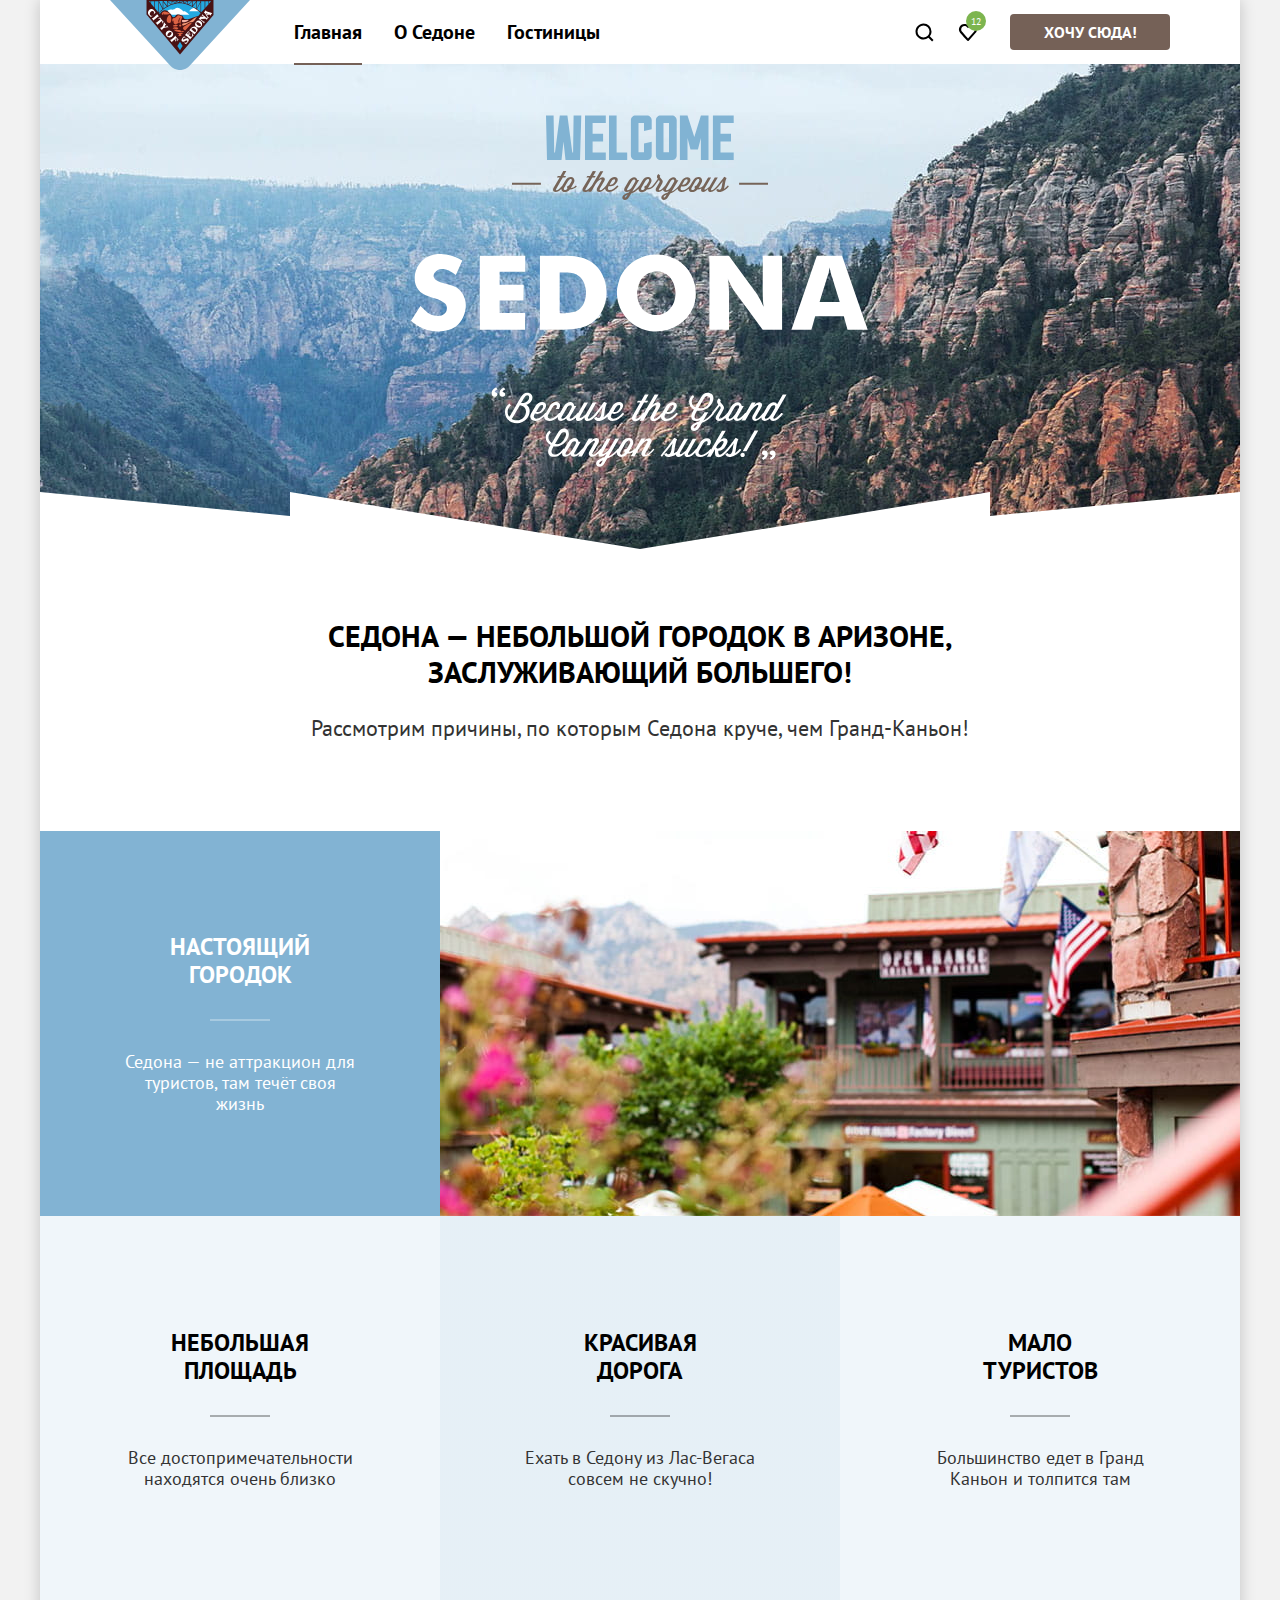
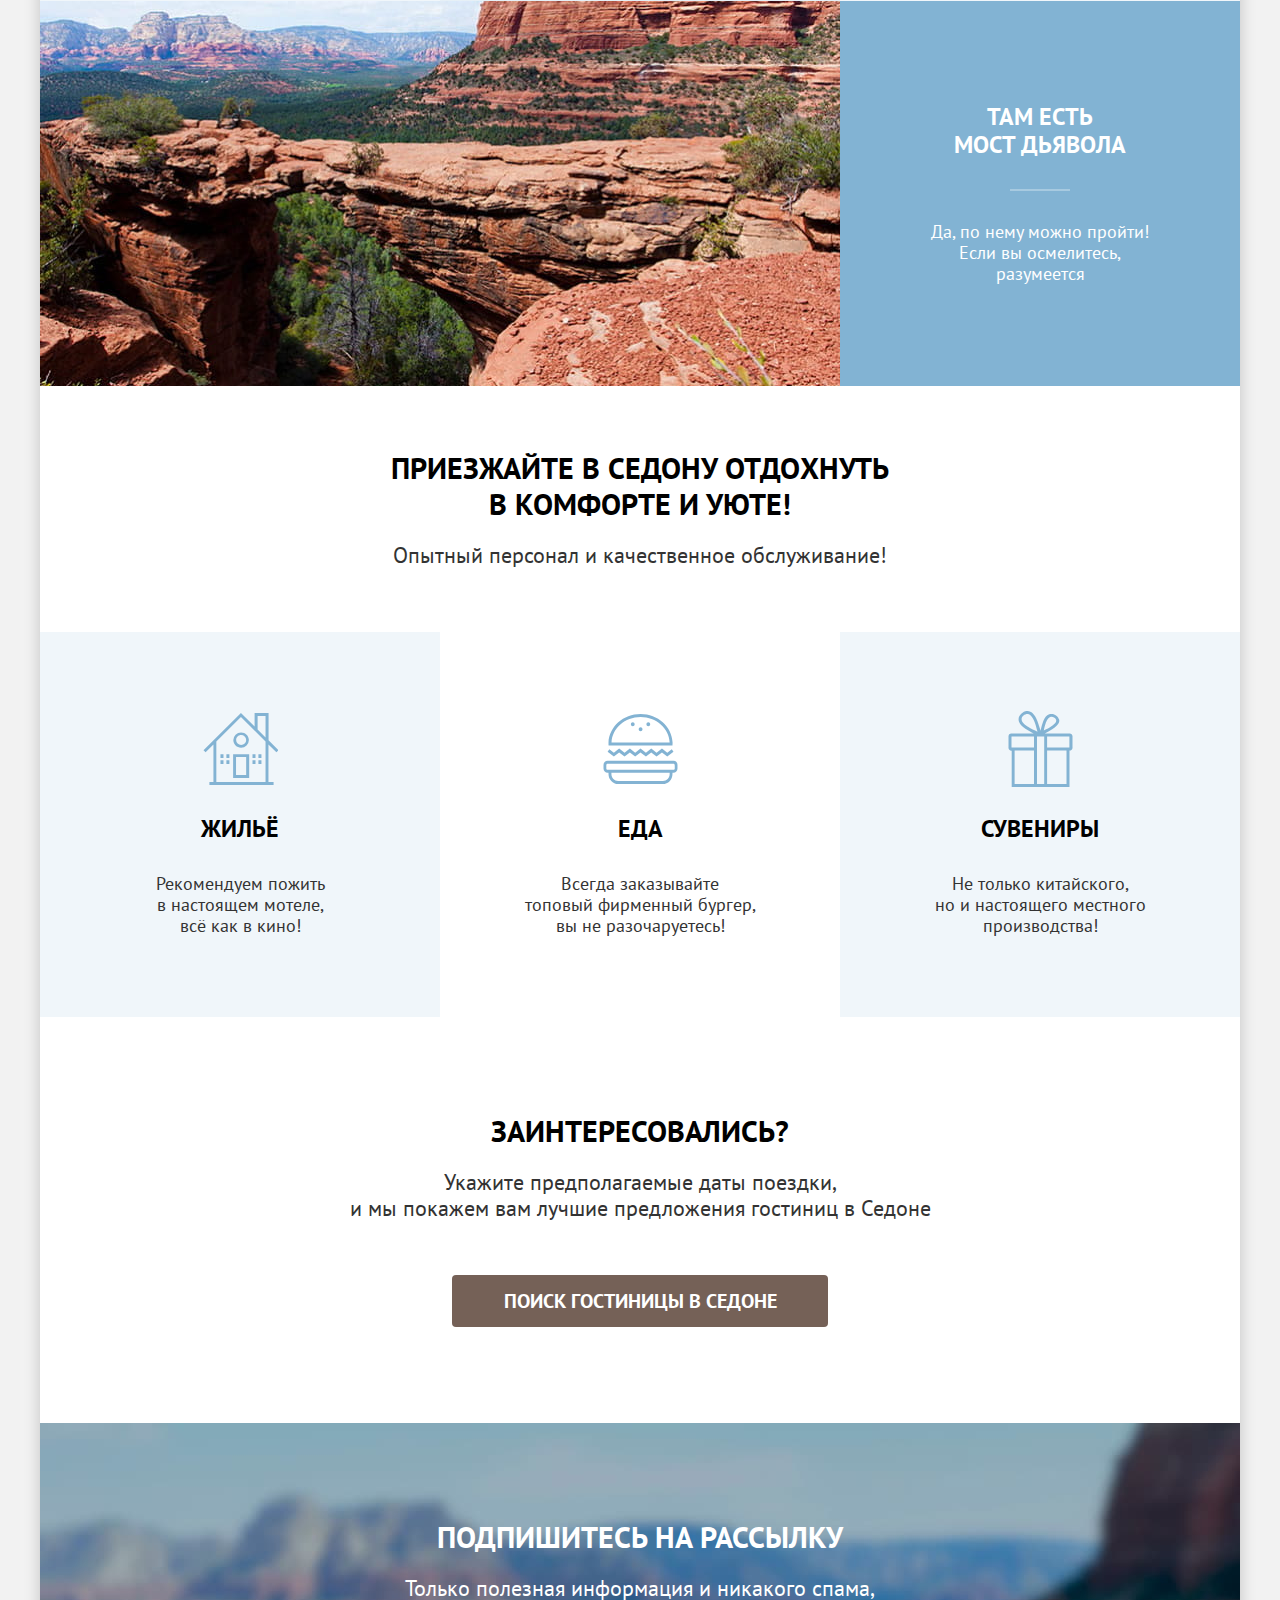
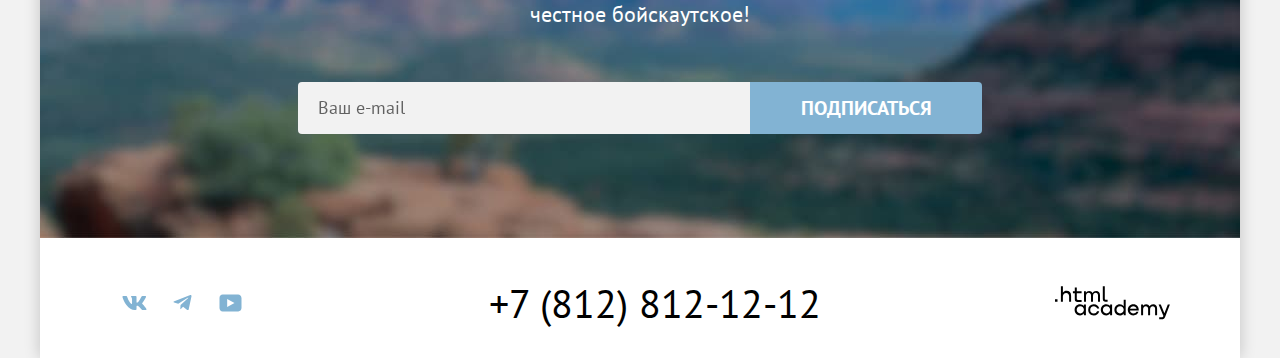
<file: index.html>
<!DOCTYPE html>
<html lang="ru">
  <head>
    <meta charset="utf-8">
    <title>Седона. Городок в Аризоне</title>
    <link rel="icon" href="favicon.ico" sizes="32x32">
    <link rel="stylesheet" href="styles/styles.css">
  </head>
  <body>
    <div class="wrapper">
      <header class="header">
        <nav class="header__navbar navbar">
          <a class="navbar__brand-link" href="index.html">
            <img class="navbar__brand-logo" src="images/brand-sedona.svg" alt="Логотип Седона." width="140" height="70">
          </a>

          <ul class="navbar__menu menu">
            <li class="menu__item">
              <a class="menu__link menu__link--active">Главная</a>
            </li>

            <li class="menu__item">
              <a class="menu__link" href="#">О Седоне</a>
            </li>

            <li class="menu__item">
              <a class="menu__link" href="catalog.html">Гостиницы</a>
            </li>
          </ul>

          <ul class="navbar__user-menu user-menu">
            <li class="user-menu__item">
              <a href="#" class="user-menu__link user-menu__link--search">
                <span class="visually-hidden">Поиск</span>
              </a>
            </li>

            <li class="user-menu__item">
              <a href="#" class="user-menu__link user-menu__link--favourites">
                <span class="visually-hidden">Гостиниц в избранном:</span>
                <span class="user-menu__badge hotels-quantity">12</span>
              </a>
            </li>

            <li class="user-menu__item">
              <a class="user-menu__button button button--primary" href="#">Хочу сюда!</a>
            </li>
          </ul>
        </nav>
      </header>

      <main class="main-content">
        <section class="hero">
          <h1 class="visually-hidden">Седона — городок в Аризоне</h1>
          <img src="images/welcome.svg" alt="Welcome to the gorgeous Sedona, because the Grand Canyon sucks!" width="458" height="352">
        </section>

        <section class="advantages">
          <div class="advantages__inner">
            <h2 class="advantages__title">Седона — небольшой городок в Аризоне, заслуживающий большего!</h2>
            <p class="advantages__text">Рассмотрим причины, по которым Седона круче, чем Гранд-Каньон!</p>
          </div>

          <ul class="advantages__list">
            <li class="advantages__item block block--with-line block--on-surface block--wide">
              <div class="block__inner">
                <h3 class="block__title">Настоящий городок</h3>
                <p class="block__description">Седона — не аттракцион для туристов, там течёт своя жизнь</p>
              </div>
              <img class="block__image" src="images/sedona-yard.jpg" alt="Уютный дворик в Седоне." width="800" height="385">
            </li>

            <li class="advantages__item block block--with-line">
              <div class="block__inner">
                <h3 class="block__title">Небольшая площадь</h3>
                <p class="block__description">Все достопримечательности находятся очень близко</p>
              </div>
            </li>

            <li class="advantages__item block block--with-line">
              <div class="block__inner">
                <h3 class="block__title">Красивая<br>дорога</h3>
                <p class="block__description">Ехать в Седону из Лас-Вегаса совсем не скучно!</p>
              </div>
            </li>

            <li class="advantages__item block block--with-line">
              <div class="block__inner">
                <h3 class="block__title">Мало<br>туристов</h3>
                <p class="block__description">Большинство едет в Гранд Каньон и толпится там</p>
              </div>
            </li>

            <li class="advantages__item block block--with-line block--on-surface block--wide block--reverse">
              <div class="block__inner">
                <h3 class="block__title">Там есть мост&nbsp;дьявола</h3>
                <p class="block__description">Да, по нему можно пройти! Если вы осмелитесь, разумеется</p>
              </div>
              <img class="block__image" src="images/devil-bridge.jpg" alt="Ужасающе прекрасный вид на мост дьявола." width="800" height="385">
            </li>
          </ul>
        </section>

        <section class="features">
          <div class="features__inner">
            <h2 class="features__title">Приезжайте в&nbsp;Седону отдохнуть<br>в&nbsp;комфорте и&nbsp;уюте!</h2>
            <p class="features__text">Опытный персонал и качественное обслуживание!</p>
          </div>

          <ul class="features__list">
            <li class="features__item block block--with-icon block--icon-housing">
              <div class="block__inner">
                <h3 class="block__title">Жильё</h3>
                <p class="block__description">Рекомендуем пожить в&nbsp;настоящем мотеле,<br>всё как в&nbsp;кино!</p>
              </div>
            </li>

            <li class="features__item block block--with-icon block--icon-eating">
              <div class="block__inner">
                <h3 class="block__title">Еда</h3>
                <p class="block__description">Всегда заказывайте<br>топовый фирменный бургер, вы&nbsp;не&nbsp;разочаруетесь!</p>
              </div>
            </li>

            <li class="features__item block block--with-icon block--icon-souvenir">
              <div class="block__inner">
                <h3 class="block__title">Сувениры</h3>
                <p class="block__description">Не&nbsp;только китайского, но&nbsp;и&nbsp;настоящего местного производства!</p>
              </div>
            </li>
          </ul>
        </section>

        <section class="hotel-search">
          <h2 class="hotel-search__title">Заинтересовались?</h2>
          <p class="hotel-search__text">Укажите предполагаемые даты поездки,<br>и&nbsp;мы&nbsp;покажем вам лучшие предложения гостиниц в&nbsp;Седоне</p>
          <button class="hotel-search__button button button--primary button--big" type="button">Поиск гостиницы в Седоне</button>
        </section>

        <section class="subscribe subscribe--on-surface">
          <h2 class="subscribe__title">Подпишитесь на рассылку</h2>
          <p class="subscribe__text">Только полезная информация и&nbsp;никакого спама,<br>честное бойскаутское!</p>

          <form class="subscribe__form" action="https://echo.htmlacademy.ru/" method="post">
            <label class="visually-hidden" for="true-email">Email</label>
            <input class="subscribe__input" type="email" id="true-email" name="true-email" placeholder="Ваш e-mail" required>
            <button class="subscribe__button button button--secondary button--big" type="submit">Подписаться</button>
          </form>
        </section>
      </main>

      <footer class="footer">
        <section class="social-networks">
          <h2 class="visually-hidden">Мы в социальных сетях</h2>

          <ul class="social-networks__list">
            <li class="social-networks__item">
              <a class="social-networks__link social-networks__link--vk" href="https://vk.com/htmlacademy" target="_blank">
                <span class="visually-hidden">ВКонтакте</span>
                <svg xmlns="http://www.w3.org/2000/svg" width="25" height="14" viewBox="0 0 25 14" fill="currentColor" aria-hidden="true" focusable="false"><path fill-rule="evenodd" d="M23.95.95c.17-.55 0-.95-.8-.95h-2.62c-.67 0-.98.35-1.14.73 0 0-1.34 3.2-3.23 5.27-.61.6-.89.8-1.22.8-.17 0-.42-.2-.42-.74V.95c0-.66-.19-.95-.74-.95H9.65c-.42 0-.67.3-.67.6 0 .61.95.76 1.05 2.5v3.8c0 .84-.16.99-.5.99-.88 0-3.05-3.21-4.33-6.89-.25-.71-.5-1-1.17-1H1.4C.65 0 .5.35.5.73c0 .68.89 4.07 4.14 8.55C6.81 12.34 9.87 14 12.65 14c1.67 0 1.88-.37 1.88-1v-2.32c0-.73.16-.88.68-.88.4 0 1.06.2 2.62 1.67C19.61 13.22 19.9 14 20.9 14h2.63c.75 0 1.13-.37.91-1.1-.24-.72-1.09-1.77-2.22-3.02-.6-.7-1.53-1.47-1.8-1.86-.4-.49-.28-.7 0-1.14 0 0 3.2-4.43 3.53-5.93Z" clip-rule="evenodd"/></svg>
              </a>
            </li>

            <li class="social-networks__item">
              <a class="social-networks__link social-networks__link--tg" href="https://t.me/htmlacademy" target="_blank">
                <span class="visually-hidden">Телеграм</span>
                <svg xmlns="http://www.w3.org/2000/svg" width="19" height="16" viewBox="0 0 19 16" fill="currentColor" aria-hidden="true" focusable="false"><path d="M17.29.1 1.34 6.25c-1.09.43-1.08 1.04-.2 1.31l4.1 1.28 9.47-5.98c.44-.27.85-.12.52.18L7.55 9.96l-.28 4.22c.41 0 .6-.19.83-.41l1.99-1.93 4.13 3.05c.77.42 1.31.2 1.5-.7l2.72-12.8C18.72.27 18-.23 17.29.09Z"/></svg>
              </a>
            </li>

            <li class="social-networks__item">
              <a class="social-networks__link social-networks__link--youtube" href="https://www.youtube.com/user/htmlacademyru" target="_blank">
                <span class="visually-hidden">YouTube</span>
                <svg xmlns="http://www.w3.org/2000/svg" width="23" height="18" viewBox="0 0 23 18" fill="currentColor" aria-hidden="true" focusable="false"><path d="M19.1.5H3.68C1.81.5.5 2.1.5 3.9V14c0 1.9 1.31 3.5 3.17 3.5h15.66c1.64 0 3.17-1.6 3.17-3.4V3.9C22.28 2.1 20.97.5 19.1.5ZM8.17 13.04V4.96L15.5 9l-7.34 4.04Z"/></svg>
              </a>
            </li>
          </ul>
        </section>

        <section class="contacts">
          <h2 class="visually-hidden">Контакты</h2>
          <address>
            <a class="contacts__phone" href="tel:+78128121212" target="_blank">+7 (812) 812-12-12</a>
          </address>
        </section>

        <a class="developer" target="_blank" href="https://htmlacademy.ru/intensive/htmlcss">
          <span class="visually-hidden">Разработано в HTMLAcademy</span>
          <svg width="115" height="34" viewBox="0 0 115 34" fill="currentColor" xmlns="http://www.w3.org/2000/svg" aria-hidden="true" focusable="false"><path d="M0 13.26v2.6h2.5v-2.6H0ZM11.6 4.86c-1.6 0-2.8.7-3.6 1.7h-.1V.36h-2v15.5h2v-5.3c0-2.1 1.3-3.6 3.3-3.6 1.8 0 2.9 1.4 2.9 3.2v5.7h2v-6.1c.1-3-1.8-4.9-4.5-4.9ZM26.6 5.16h-4.8v-3.7h-2v3.8h-1.9v2h1.9v6c0 1.7 1 2.7 2.7 2.7h4.1v-2h-3.7c-.7 0-1.1-.4-1.1-1.1v-5.7h4.8v-2ZM41.1 4.96c-1.6 0-2.9.8-3.5 2.1h-.1c-.6-1.2-1.8-2.1-3.4-2.1-1.4 0-2.5.8-3.1 1.8h-.1v-1.6H29v10.6h2v-5.4c0-2 1-3.5 2.6-3.5 1.5 0 2.4 1 2.4 2.6v6.3h2v-5.6c0-2.4 1.4-3.3 2.6-3.3 1.5 0 2.4 1 2.4 2.6v6.3h2v-6.5c.1-2.5-1.4-4.3-3.9-4.3ZM47.8 13.06c0 1.7 1 2.7 2.8 2.7h2v-2h-1.7c-.7 0-1.1-.4-1.1-1.1V.36h-2v12.7ZM28.9 20.06c-.9-1.1-2.2-1.8-3.9-1.8-3.1 0-5.4 2.3-5.4 5.6s2.3 5.6 5.4 5.6c1.8 0 3-.8 3.8-1.9h.1v1.6h2v-10.6h-2v1.5Zm-3.6 7.4c-2.2 0-3.6-1.6-3.6-3.6s1.4-3.6 3.6-3.6 3.6 1.6 3.6 3.6c0 1.9-1.4 3.6-3.6 3.6ZM44.2 22.36c-.5-2.4-2.6-4.1-5.4-4.1a5.4 5.4 0 0 0-5.6 5.6c0 3.1 2.2 5.6 5.6 5.6 2.8 0 4.9-1.8 5.4-4.2h-2.1a3.4 3.4 0 0 1-3.3 2.3c-2.2 0-3.6-1.6-3.6-3.6s1.4-3.6 3.6-3.6c1.6 0 2.8 1 3.3 2.2h2.1v-.2ZM55.1 20.06c-.9-1.1-2.2-1.8-3.9-1.8-3.1 0-5.4 2.3-5.4 5.6s2.3 5.6 5.4 5.6c1.8 0 3-.8 3.8-1.9h.1v1.6h2v-10.6h-2v1.5Zm-3.6 7.4c-2.2 0-3.6-1.6-3.6-3.6s1.4-3.6 3.6-3.6 3.6 1.6 3.6 3.6c0 1.9-1.5 3.6-3.6 3.6ZM68.7 20.16c-.9-1.1-2.2-1.9-3.9-1.9-3.1 0-5.4 2.3-5.4 5.6s2.2 5.6 5.4 5.6c1.7 0 3-.8 3.8-1.8h.1v1.5h2v-15.4h-2v6.4Zm-3.6 7.3c-2.2 0-3.6-1.6-3.6-3.6s1.4-3.6 3.6-3.6 3.6 1.6 3.6 3.6c-.1 2-1.5 3.6-3.6 3.6ZM78.3 18.26c-3.3 0-5.5 2.5-5.5 5.6 0 3 2.1 5.6 5.5 5.6 2.5 0 4.5-1.3 5.2-3.6h-2.1c-.5 1-1.6 1.6-3 1.6-1.9 0-3.3-1.3-3.4-2.9h8.8c.2-3.6-2-6.3-5.5-6.3Zm0 1.9c1.7 0 3 1 3.3 2.6h-6.5c.3-1.5 1.5-2.6 3.2-2.6ZM98.2 18.26c-1.6 0-2.9.8-3.6 2h-.1c-.6-1.2-1.8-2-3.4-2-1.4 0-2.5.7-3.1 1.8v-1.5h-1.9v10.6h2v-5.4c0-2 1-3.4 2.6-3.5 1.5 0 2.4 1 2.4 2.6v6.3h2v-5.6c0-2.4 1.4-3.3 2.6-3.3 1.5 0 2.4 1 2.4 2.6v6.3h2v-6.5c.1-2.6-1.4-4.4-3.9-4.4ZM109.4 27.36l-3.6-8.9h-2.2l4.8 11.6c-.3.9-.7 1.2-1.7 1.2h-2.5v2h2.5c1.8 0 2.8-.8 3.5-2.6l4.7-12.2h-2.1l-3.4 8.9Z"/></svg>
        </a>
      </footer>
    </div>

    <div class="modal-overlay modal-overlay--closed">
      <div class="modal modal-search">
        <section class="modal__inner">
          <h2 class="modal__title">Поиск гостиницы в Седоне</h2>

          <form class="modal__form booking-form" action="https://echo.htmlacademy.ru/" method="post">
            <div class="booking-form__date">
              <label class="booking-form__date-label" for="arrival">Дата заезда:</label>
              <input class="booking-form__date-input" id="arrival" name="arrival-date" type="text" placeholder="27 июня 2023" value="27 апреля 2020" required>
              <p class="booking-form__message booking-form__message--error">Мы не можем отправить вас в прошлое.</p>
            </div>

            <div class="booking-form__date">
              <label class="booking-form__date-label" for="departure">Дата выезда:</label>
              <input class="booking-form__date-input" id="departure" name="departure-date" type="text" placeholder="1 сентября 2023" value="1 сентября 2023" required>
              <p class="booking-form__message">На эти даты есть свободные номера. Пока есть.</p>
            </div>

            <div class="booking-form__visitors">
              <label class="booking-form__visitors-label" for="adult">Взрослые:</label>

              <p class="booking-form__visitors-count">
                <button class="booking-form__visitors-button booking-form__visitors-button--remove" type="button">
                  <span class="visually-hidden">Уменьшить количество взрослых</span>
                </button>
                <input class="booking-form__visitors-input" id="adult" name="number-of-adult" type="number" placeholder="2" value="2" required>
                <button class="booking-form__visitors-button booking-form__visitors-button--add" type="button">
                  <span class="visually-hidden">Прибавить количество взрослых</span>
                </button>
              </p>
            </div>

            <div class="booking-form__visitors">
              <p class="booking-form__visitors-inner">
                <label class="booking-form__visitors-label" for="children">Дети:</label>
                <span class="booking-form__visitors-tooltip tooltip">
                  <button class="tooltip__toggle" type="button">
                    <span class="visually-hidden">Показать подсказку</span>
                  </button>
                  <span class="tooltip__content">Укажите количество детей, которые будут с вами, возраст которых от 6 до 18 лет. Дети до 6 лет размещаются бесплатно.</span>
                </span>
              </p>

              <p class="booking-form__visitors-count">
                <button class="booking-form__visitors-button booking-form__visitors-button--remove" type="button">
                  <span class="visually-hidden">Уменьшить количество детей</span>
                </button>
                <input class="booking-form__visitors-input" id="children" name="number-of-children" type="number" placeholder="2" value="2" required>
                <button class="booking-form__visitors-button booking-form__visitors-button--add" type="button">
                  <span class="visually-hidden">Прибавить количество детей</span>
                </button>
              </p>
            </div>

            <button class="booking-form__submit button button--secondary button--big" type="submit">Найти</button>
          </form>
        </section>
        <button class="modal__close-button" type="button">
          <span class="visually-hidden">Закрыть модальное окно</span>
        </button>
      </div>
    </div>
  </body>
</html>
</file>
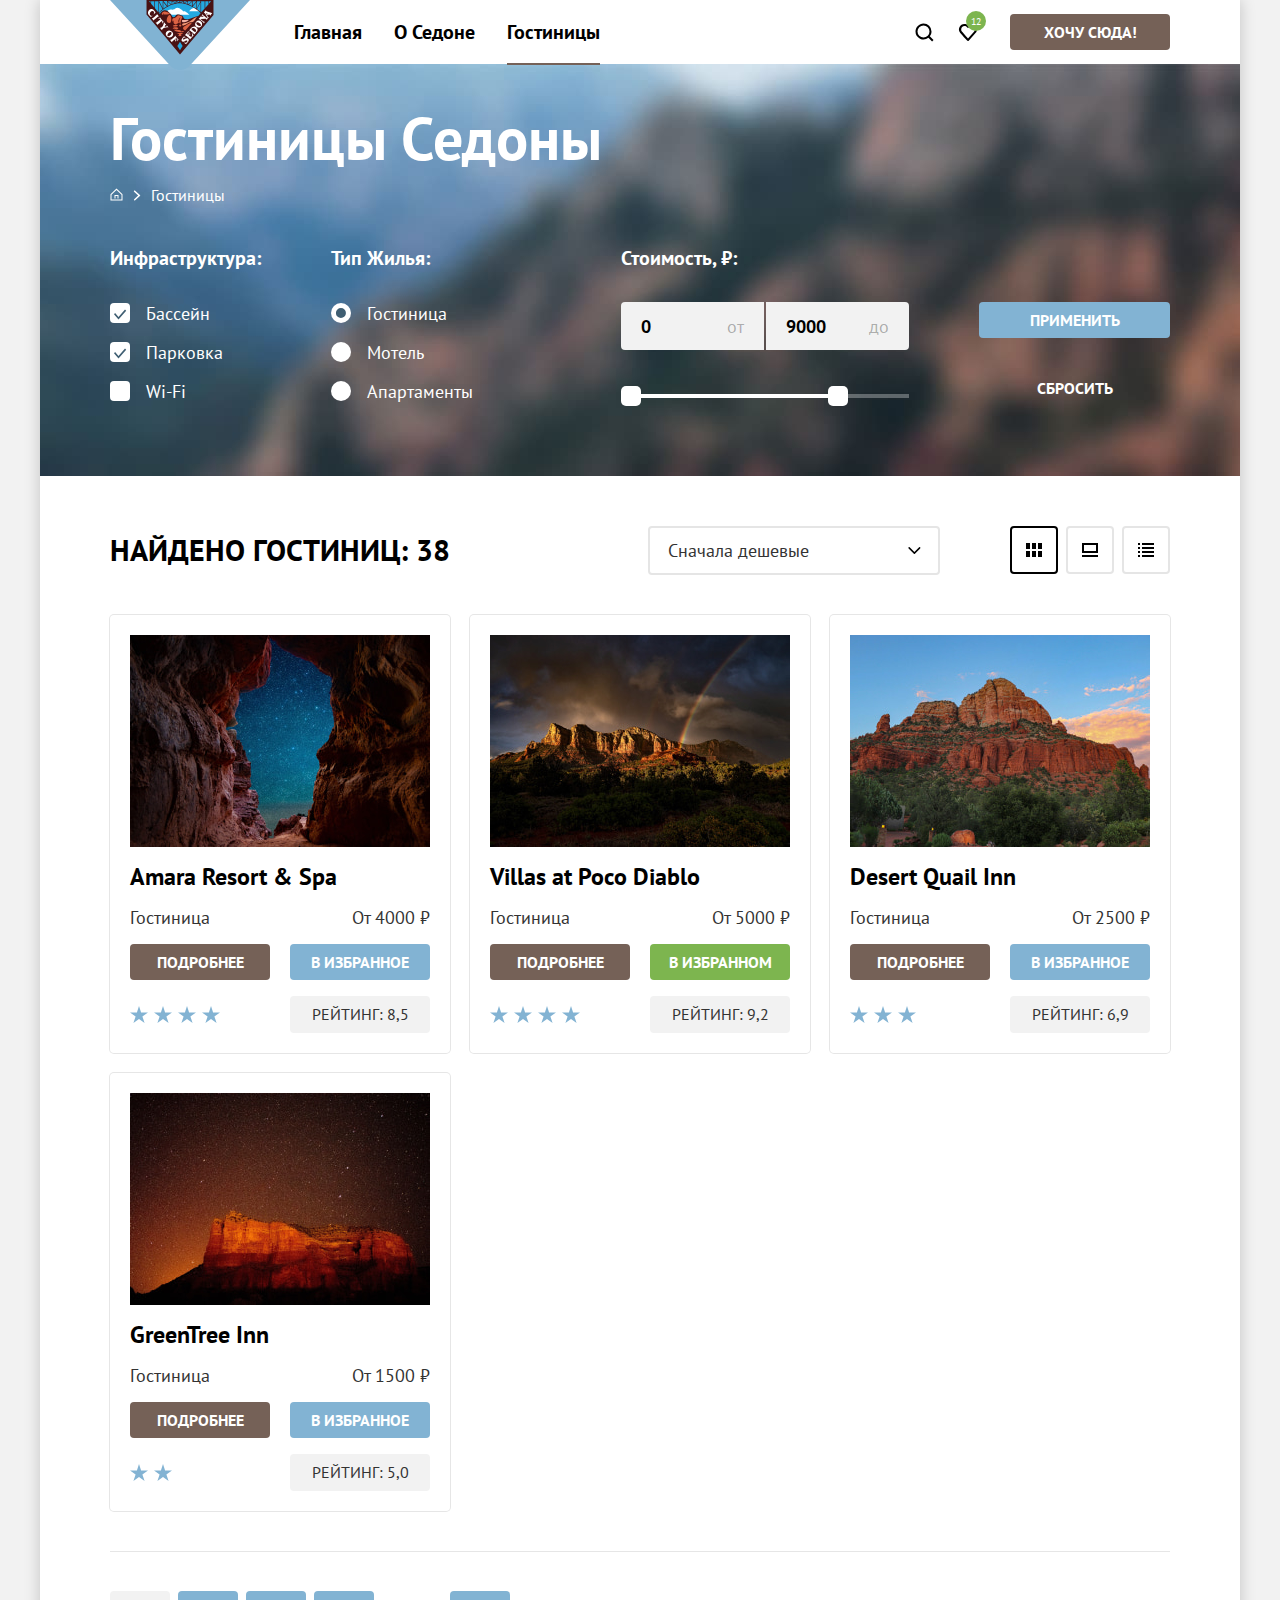
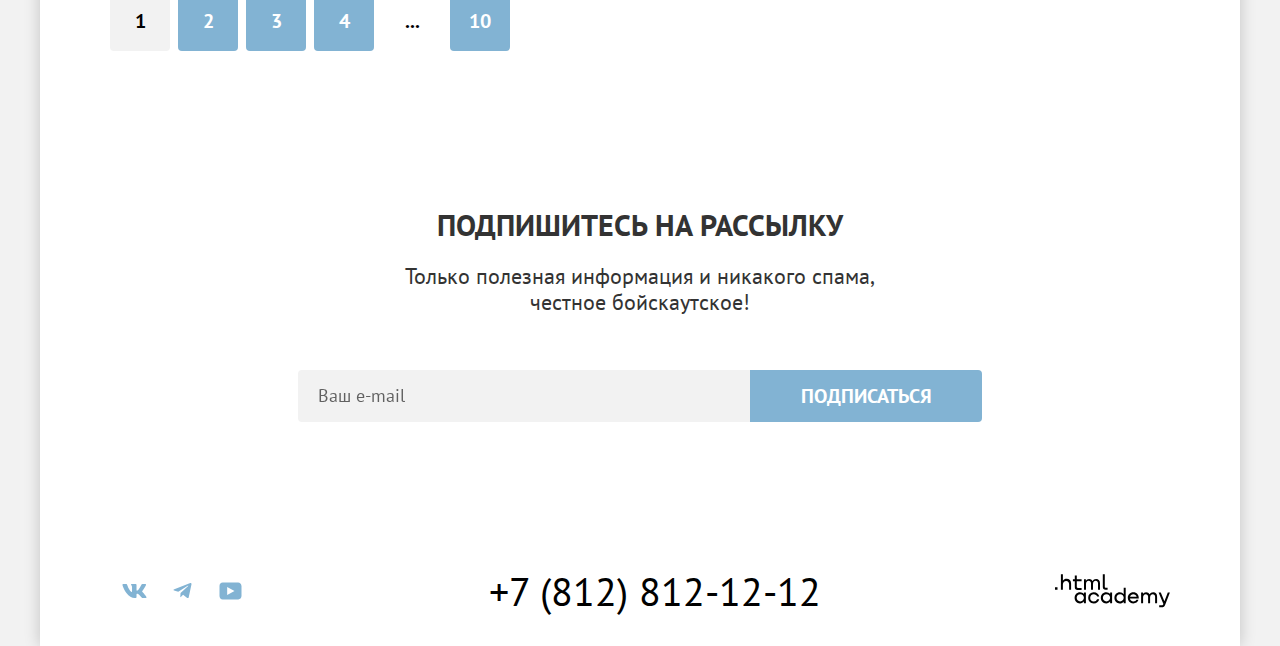
<file: catalog.html>
<!DOCTYPE html>
<html lang="ru">
  <head>
    <meta charset="utf-8">
    <title>Каталог | Седона. Городок в Аризоне</title>
    <link rel="icon" href="favicon.ico" sizes="32x32">
    <link rel="stylesheet" href="styles/styles.css">
  </head>
  <body>
    <div class="wrapper">
      <header class="header">
        <nav class="header__navbar navbar">
          <a class="navbar__brand-link" href="index.html">
            <img class="navbar__brand-logo" src="images/brand-sedona.svg" alt="Логотип Седона." width="140" height="70">
          </a>

          <ul class="navbar__menu menu">
            <li class="menu__item">
              <a class="menu__link" href="index.html">Главная</a>
            </li>

            <li class="menu__item">
              <a class="menu__link" href="#">О Седоне</a>
            </li>

            <li class="menu__item">
              <a class="menu__link menu__link--active">Гостиницы</a>
            </li>
          </ul>

          <ul class="navbar__user-menu user-menu">
            <li class="user-menu__item">
              <a href="#" class="user-menu__link user-menu__link--search">
                <span class="visually-hidden">Поиск</span>
              </a>
            </li>

            <li class="user-menu__item">
              <a href="#" class="user-menu__link user-menu__link--favourites">
                <span class="visually-hidden">Гостиниц в избранном:</span>
                <span class="user-menu__badge hotels-quantity">12</span>
              </a>
            </li>

            <li class="user-menu__item">
              <a class="user-menu__button button button--primary" href="#">Хочу сюда!</a>
            </li>
          </ul>
        </nav>
      </header>

      <main class="content">
        <div class="cover">
          <h1 class="page-title">Гостиницы Седоны</h1>

          <ul class="breadcrumbs">
            <li class="breadcrumbs__item">
              <a class="breadcrumbs__link breadcrumbs__link--home-icon" href="index.html">
                <span class="visually-hidden">Главная</span>
              </a>
            </li>

            <li class="breadcrumbs__item breadcrumbs__item--current">
              <a class="breadcrumbs__link">Гостиницы</a>
            </li>
          </ul>

          <section class="filters">
            <h2 class="visually-hidden">Фильтры</h2>

            <form class="filters__form" action="https://echo.htmlacademy.ru/" method="get">
              <fieldset class="filters__fieldset filters__fieldset--infrastructure">
                <legend class="filters__legend">Инфраструктура:</legend>

                <ul class="filters__option-list">
                  <li class="filters__option-item">
                    <label class="filters__label filters__label--checkbox">
                      <input class="filters__input" type="checkbox" name="swimming-pool" checked>
                      Бассейн
                    </label>
                  </li>

                  <li class="filters__option-item">
                    <label class="filters__label filters__label--checkbox">
                      <input class="filters__input" type="checkbox" name="parking" checked>
                      Парковка
                    </label>
                  </li>

                  <li class="filters__option-item">
                    <label class="filters__label filters__label--checkbox">
                      <input class="filters__input" type="checkbox" name="wi-fi">
                      Wi-Fi
                    </label>
                  </li>
                </ul>
              </fieldset>

              <fieldset class="filters__fieldset filters__fieldset--housing">
                <legend class="filters__legend">Тип Жилья:</legend>

                <ul class="filters__option-list">
                  <li class="filters__option-item">
                    <label class="filters__label filters__label--radio">
                      <input class="filters__input" type="radio" name="type-of-housing" value="hotel" checked>
                      Гостиница
                    </label>
                  </li>

                  <li class="filters__option-item">
                    <label class="filters__label filters__label--radio">
                      <input class="filters__input" type="radio" name="type-of-housing" value="motel">
                      Мотель
                    </label>
                  </li>

                  <li class="filters__option-item">
                    <label class="filters__label filters__label--radio">
                      <input class="filters__input" type="radio" name="type-of-housing" value="apartments">
                      Апартаменты
                    </label>
                  </li>
                </ul>
              </fieldset>

              <fieldset class="filters__fieldset filters__fieldset--cost">
                <legend class="filters__legend">Стоимость, ₽:</legend>

                <label class="filters__label filters__label--range">
                  <span class="filters__label-inner">от</span>
                  <input class="filters__input filters__input--range" type="number" name="cost-min" placeholder="0" value="0" required>
                </label>
                <label class="filters__label filters__label--range">
                  <span class="filters__label-inner">до</span>
                  <input class="filters__input filters__input--range" type="number" name="cost-max" placeholder="9000" value="9000" required>
                </label>
                <div class="filters__range-slider">
                  <div class="filters__range-track" style="left: 0; width: 78.7456%;">
                    <button class="filters__range-handler filters__range-handler--min" type="button">
                      <span class="visually-hidden">Изменить минимальную стоимость</span>
                    </button>
                    <button class="filters__range-handler filters__range-handler--max" type="button">
                      <span class="visually-hidden">Изменить максималную стоимость</span>
                    </button>
                  </div>
                </div>
              </fieldset>

              <div class="filters__button-group">
                <button class="filters__button button button--secondary" type="submit">Применить</button>
                <button class="filters__button button button--default" type="reset">Сбросить</button>
              </div>
            </form>
          </section>
        </div>

        <section class="catalog">
          <header class="catalog__header">
            <h2 class="catalog__title">Найдено гостиниц: 38</h2>

            <select class="catalog__select" name="true-sort">
              <option class="catalog__select-option" value="cheap-first">Сначала дешевые</option>
              <option class="catalog__select-option" value="expensive-first">Сначала дорогие</option>
              <option class="catalog__select-option" value="highly-rated">С высоким рейтингом</option>
            </select>

            <div class="catalog__view-button-group">
              <a class="catalog__view-button catalog__view-button--active catalog__view-button--tile" href="catalog.html?view=tile">
                <span class="visually-hidden">Показать в виде плитки</span>
              </a>

              <a class="catalog__view-button catalog__view-button--card" href="catalog.html?view=card">
                <span class="visually-hidden">Показать в виде карточек</span>
              </a>

              <a class="catalog__view-button catalog__view-button--list" href="catalog.html?view=list">
                <span class="visually-hidden">Показать в виде списка</span>
              </a>
            </div>
          </header>

          <ul class="catalog__product-list">
            <li class="catalog__product-item card">
              <a class="card__link" href="#" tabindex="-1">
                <img class="card__image" src="images/catalog/hotel-amara-resort-and-spa.jpg" alt="Чистое ночное небо виднеется из горной расщелины." width="300" height="212">
              </a>

              <a class="card__link" href="#">
                <h3 class="card__title">Amara Resort &amp; Spa</h3>
              </a>

              <div class="card__inner">
                <p class="card__param">Гостиница</p>
                <p class="card__param">От 4000 ₽</p>
              </div>

              <a class="card__button button button--primary" href="#">подробнее</a>
              <button class="card__button button button--secondary" type="button">в избранное</button>

              <p class="card__stars card__stars--four"><span class="visually-hidden">Четыре звезды</span></p>
              <p class="card__rating">Рейтинг: 8,5</p>
            </li>

            <li class="catalog__product-item card">
              <a class="card__link" href="#" tabindex="-1">
                <img class="card__image" src="images/catalog/hotel-villas-at-poco-diablo.jpg" alt="Лучи солнца пробились свозь тучи после грозы и радуга появилась над каньоном." width="300" height="212">
              </a>

              <a class="card__link" href="#">
                <h3 class="card__title">Villas at Poco Diablo</h3>
              </a>

              <div class="card__inner">
                <p class="card__param">Гостиница</p>
                <p class="card__param">От 5000 ₽</p>
              </div>

              <a class="card__button button button--primary" href="#">подробнее</a>
              <button class="card__button button button--success" type="button">в избранном</button>

              <p class="card__stars card__stars--four"><span class="visually-hidden">Четыре звезды</span></p>
              <p class="card__rating">Рейтинг: 9,2</p>
            </li>

            <li class="catalog__product-item card">
              <a class="card__link" href="#" tabindex="-1">
                <img class="card__image" src="images/catalog/hotel-desert-quail-inn.jpg" alt="Умиротворяющая тишина воцарилась под светлым небом в лесу возле каньона." width="300" height="212">
              </a>

              <a class="card__link" href="#">
                <h3 class="card__title">Desert Quail Inn</h3>
              </a>

              <div class="card__inner">
                <p class="card__param">Гостиница</p>
                <p class="card__param">От 2500 ₽</p>
              </div>

              <a class="card__button button button--primary" href="#">подробнее</a>
              <button class="card__button button button--secondary" type="button">в избранное</button>

              <p class="card__stars card__stars--three"><span class="visually-hidden">Три звезды</span></p>
              <p class="card__rating">Рейтинг: 6,9</p>
            </li>

            <li class="catalog__product-item card">
              <a class="card__link" href="#" tabindex="-1">
                <img class="card__image" src="images/catalog/hotel-greentree-inn.jpg" alt="Звезды на ночном небе волшебно сияют над величественной массивной скалой." width="300" height="212">
              </a>

              <a class="card__link" href="#">
                <h3 class="card__title">GreenTree Inn</h3>
              </a>

              <div class="card__inner">
                <p class="card__param">Гостиница</p>
                <p class="card__param">От 1500 ₽</p>
              </div>

              <a class="card__button button button--primary" href="#">подробнее</a>
              <button class="card__button button button--secondary" type="button">в избранное</button>

              <p class="card__stars card__stars--two"><span class="visually-hidden">Две звезды</span></p>
              <p class="card__rating">Рейтинг: 5,0</p>
            </li>
          </ul>

          <ul class="catalog__pagination pagination" aria-label="переход по страницам каталога">
            <li class="pagination__item">
              <a class="pagination__link pagination__link--current">1</a>
            </li>

            <li class="pagination__item">
              <a class="pagination__link" href="#">2</a>
            </li>

            <li class="pagination__item">
              <a class="pagination__link" href="#">3</a>
            </li>

            <li class="pagination__item">
              <a class="pagination__link" href="#">4</a>
            </li>

            <li class="pagination__item">
              <span class="pagination__dots">...</span>
            </li>

            <li class="pagination__item">
              <a class="pagination__link" href="#">10</a>
            </li>
          </ul>
        </section>

        <section class="subscribe">
          <h2 class="subscribe__title">Подпишитесь на рассылку</h2>
          <p class="subscribe__text">Только полезная информация и&nbsp;никакого спама,<br>честное бойскаутское!</p>

          <form class="subscribe__form" action="https://echo.htmlacademy.ru/" method="post">
            <label class="visually-hidden" for="true-email">Email</label>
            <input class="subscribe__input" type="email" id="true-email" name="true-email" placeholder="Ваш e-mail" required>
            <button class="subscribe__button button button--secondary button--big" type="submit">Подписаться</button>
          </form>
        </section>
      </main>

      <footer class="footer">
        <section class="social-networks">
          <h2 class="visually-hidden">Мы в социальных сетях</h2>

          <ul class="social-networks__list">
            <li class="social-networks__item">
              <a class="social-networks__link social-networks__link--vk" href="https://vk.com/htmlacademy" target="_blank">
                <span class="visually-hidden">ВКонтакте</span>
                <svg xmlns="http://www.w3.org/2000/svg" width="25" height="14" viewBox="0 0 25 14" fill="currentColor" aria-hidden="true" focusable="false"><path fill-rule="evenodd" d="M23.95.95c.17-.55 0-.95-.8-.95h-2.62c-.67 0-.98.35-1.14.73 0 0-1.34 3.2-3.23 5.27-.61.6-.89.8-1.22.8-.17 0-.42-.2-.42-.74V.95c0-.66-.19-.95-.74-.95H9.65c-.42 0-.67.3-.67.6 0 .61.95.76 1.05 2.5v3.8c0 .84-.16.99-.5.99-.88 0-3.05-3.21-4.33-6.89-.25-.71-.5-1-1.17-1H1.4C.65 0 .5.35.5.73c0 .68.89 4.07 4.14 8.55C6.81 12.34 9.87 14 12.65 14c1.67 0 1.88-.37 1.88-1v-2.32c0-.73.16-.88.68-.88.4 0 1.06.2 2.62 1.67C19.61 13.22 19.9 14 20.9 14h2.63c.75 0 1.13-.37.91-1.1-.24-.72-1.09-1.77-2.22-3.02-.6-.7-1.53-1.47-1.8-1.86-.4-.49-.28-.7 0-1.14 0 0 3.2-4.43 3.53-5.93Z" clip-rule="evenodd"/></svg>
              </a>
            </li>

            <li class="social-networks__item">
              <a class="social-networks__link social-networks__link--tg" href="https://t.me/htmlacademy" target="_blank">
                <span class="visually-hidden">Телеграм</span>
                <svg xmlns="http://www.w3.org/2000/svg" width="19" height="16" viewBox="0 0 19 16" fill="currentColor" aria-hidden="true" focusable="false"><path d="M17.29.1 1.34 6.25c-1.09.43-1.08 1.04-.2 1.31l4.1 1.28 9.47-5.98c.44-.27.85-.12.52.18L7.55 9.96l-.28 4.22c.41 0 .6-.19.83-.41l1.99-1.93 4.13 3.05c.77.42 1.31.2 1.5-.7l2.72-12.8C18.72.27 18-.23 17.29.09Z"/></svg>
              </a>
            </li>

            <li class="social-networks__item">
              <a class="social-networks__link social-networks__link--youtube" href="https://www.youtube.com/user/htmlacademyru" target="_blank">
                <span class="visually-hidden">YouTube</span>
                <svg xmlns="http://www.w3.org/2000/svg" width="23" height="18" viewBox="0 0 23 18" fill="currentColor" aria-hidden="true" focusable="false"><path d="M19.1.5H3.68C1.81.5.5 2.1.5 3.9V14c0 1.9 1.31 3.5 3.17 3.5h15.66c1.64 0 3.17-1.6 3.17-3.4V3.9C22.28 2.1 20.97.5 19.1.5ZM8.17 13.04V4.96L15.5 9l-7.34 4.04Z"/></svg>
              </a>
            </li>
          </ul>
        </section>

        <section class="contacts">
          <h2 class="visually-hidden">Контакты</h2>
          <address>
            <a class="contacts__phone" href="tel:+78128121212" target="_blank">+7 (812) 812-12-12</a>
          </address>
        </section>

        <a class="developer" target="_blank" href="https://htmlacademy.ru/intensive/htmlcss">
          <span class="visually-hidden">Разработано в HTMLAcademy</span>
          <svg width="115" height="34" viewBox="0 0 115 34" fill="currentColor" xmlns="http://www.w3.org/2000/svg" aria-hidden="true" focusable="false"><path d="M0 13.26v2.6h2.5v-2.6H0ZM11.6 4.86c-1.6 0-2.8.7-3.6 1.7h-.1V.36h-2v15.5h2v-5.3c0-2.1 1.3-3.6 3.3-3.6 1.8 0 2.9 1.4 2.9 3.2v5.7h2v-6.1c.1-3-1.8-4.9-4.5-4.9ZM26.6 5.16h-4.8v-3.7h-2v3.8h-1.9v2h1.9v6c0 1.7 1 2.7 2.7 2.7h4.1v-2h-3.7c-.7 0-1.1-.4-1.1-1.1v-5.7h4.8v-2ZM41.1 4.96c-1.6 0-2.9.8-3.5 2.1h-.1c-.6-1.2-1.8-2.1-3.4-2.1-1.4 0-2.5.8-3.1 1.8h-.1v-1.6H29v10.6h2v-5.4c0-2 1-3.5 2.6-3.5 1.5 0 2.4 1 2.4 2.6v6.3h2v-5.6c0-2.4 1.4-3.3 2.6-3.3 1.5 0 2.4 1 2.4 2.6v6.3h2v-6.5c.1-2.5-1.4-4.3-3.9-4.3ZM47.8 13.06c0 1.7 1 2.7 2.8 2.7h2v-2h-1.7c-.7 0-1.1-.4-1.1-1.1V.36h-2v12.7ZM28.9 20.06c-.9-1.1-2.2-1.8-3.9-1.8-3.1 0-5.4 2.3-5.4 5.6s2.3 5.6 5.4 5.6c1.8 0 3-.8 3.8-1.9h.1v1.6h2v-10.6h-2v1.5Zm-3.6 7.4c-2.2 0-3.6-1.6-3.6-3.6s1.4-3.6 3.6-3.6 3.6 1.6 3.6 3.6c0 1.9-1.4 3.6-3.6 3.6ZM44.2 22.36c-.5-2.4-2.6-4.1-5.4-4.1a5.4 5.4 0 0 0-5.6 5.6c0 3.1 2.2 5.6 5.6 5.6 2.8 0 4.9-1.8 5.4-4.2h-2.1a3.4 3.4 0 0 1-3.3 2.3c-2.2 0-3.6-1.6-3.6-3.6s1.4-3.6 3.6-3.6c1.6 0 2.8 1 3.3 2.2h2.1v-.2ZM55.1 20.06c-.9-1.1-2.2-1.8-3.9-1.8-3.1 0-5.4 2.3-5.4 5.6s2.3 5.6 5.4 5.6c1.8 0 3-.8 3.8-1.9h.1v1.6h2v-10.6h-2v1.5Zm-3.6 7.4c-2.2 0-3.6-1.6-3.6-3.6s1.4-3.6 3.6-3.6 3.6 1.6 3.6 3.6c0 1.9-1.5 3.6-3.6 3.6ZM68.7 20.16c-.9-1.1-2.2-1.9-3.9-1.9-3.1 0-5.4 2.3-5.4 5.6s2.2 5.6 5.4 5.6c1.7 0 3-.8 3.8-1.8h.1v1.5h2v-15.4h-2v6.4Zm-3.6 7.3c-2.2 0-3.6-1.6-3.6-3.6s1.4-3.6 3.6-3.6 3.6 1.6 3.6 3.6c-.1 2-1.5 3.6-3.6 3.6ZM78.3 18.26c-3.3 0-5.5 2.5-5.5 5.6 0 3 2.1 5.6 5.5 5.6 2.5 0 4.5-1.3 5.2-3.6h-2.1c-.5 1-1.6 1.6-3 1.6-1.9 0-3.3-1.3-3.4-2.9h8.8c.2-3.6-2-6.3-5.5-6.3Zm0 1.9c1.7 0 3 1 3.3 2.6h-6.5c.3-1.5 1.5-2.6 3.2-2.6ZM98.2 18.26c-1.6 0-2.9.8-3.6 2h-.1c-.6-1.2-1.8-2-3.4-2-1.4 0-2.5.7-3.1 1.8v-1.5h-1.9v10.6h2v-5.4c0-2 1-3.4 2.6-3.5 1.5 0 2.4 1 2.4 2.6v6.3h2v-5.6c0-2.4 1.4-3.3 2.6-3.3 1.5 0 2.4 1 2.4 2.6v6.3h2v-6.5c.1-2.6-1.4-4.4-3.9-4.4ZM109.4 27.36l-3.6-8.9h-2.2l4.8 11.6c-.3.9-.7 1.2-1.7 1.2h-2.5v2h2.5c1.8 0 2.8-.8 3.5-2.6l4.7-12.2h-2.1l-3.4 8.9Z"/></svg>
        </a>
      </footer>
    </div>
  </body>
</html>
</file>
<file: styles/styles.css>
@font-face {
  font-family: "PT Sans";
  src: url("../fonts/ptsans-400.woff2") format("woff2");
  font-weight: 400;
  font-style: normal;
  font-display: swap;
}

@font-face {
  font-family: "PT Sans";
  src: url("../fonts/ptsans-700.woff2") format("woff2");
  font-weight: 700;
  font-style: normal;
  font-display: swap;
}

:root {
  /* Color Palette */
  --color-primary: #000000;
  --color-secondary: #333333;
  --color-accent-1: #756157;
  --color-accent-hover-1: #615048;
  --color-accent-2: #82b3d3;
  --color-accent-hover-2: #68a2ca;
  --color-success: #7db54f;
  --color-success-hover: #6c9e42;
  --color-error: #ff5757;
  --color-disabled: #e5e5e5;
  --color-form-control: #3f5e72;
  --color-border: #e6e6e6;
  --color-background-1: #ffffff;
  --color-background-2: #f2f2f2;
  --color-surface: #82b3d3;
  --color-on-surface: #ffffff;
  --color-surface-12: rgb(130 179 211 / 12%);
  --color-surface-20: rgb(130 179 211 / 20%);
  --color-on-surface-30: rgb(255 255 255 / 30%);
  --color-on-surface-60: rgb(255 255 255 / 60%);
  --color-overlay: rgb(242 242 242 / 80%);
  --color-shadow-15: rgb(0 0 0 / 15%);
  --color-shadow-20: rgb(0 0 0 / 20%);
  --color-shadow-25: rgb(0 0 0 / 25%);
  --color-shadow-30: rgb(0 0 0 / 30%);
  --color-shadow-40: rgb(0 0 0 / 40%);

  /* Typography */
  --headline-font-size-1: 60px;
  --headline-line-height-1: 78px;
  --headline-font-size-2: 30px;
  --headline-line-height-2: 36px;
  --headline-font-size-3: 24px;
  --headline-line-height-3: 28px;
  --headline-font-size-4: 20px;
  --headline-line-height-4: 24px;
  --text-basic-font-size: 22px;
  --text-basic-line-height: 26px;
  --text-block-font-size: 18px;
  --text-block-line-height: 21px;
  --text-phone-font-size: 40px;
  --text-phone-line-height: 40px;
  --text-small-font-size: 16px;
  --text-small-line-height: 21px;
  --button-font-size: 16px;
  --button-line-height: 20px;
  --button-border-radius: 4px;
  --button-weight: 700;
  --input-font-size: 18px;
  --input-line-height: 24px;
  --select-font-size: 18px;
  --select-line-height: 21px;
  --control-label-font-size: 18px;
  --control-label-line-height: 23px;

  /* Indents and Spacings */
  --container-outer: 1200px;
  --container-inner: 684px;
  --page-min-width: 1200px;
  --page-x-indent: 70px;
  --block-x-indent: 84px;
  --block-y-indent: 81px;
  --block-width: 400px;
  --block-container: 230px;
  --menu-link-x-indent: 16px;
}

*,
*::before,
*::after {
  box-sizing: border-box;
}

html {
  height: 100%;
}

body {
  margin: 0;
  font-family: "PT Sans", sans-serif;
  font-size: var(--text-basic-font-size);
  line-height: var(--text-basic-line-height);
  color: var(--color-secondary);
  background-color: var(--color-background-2);
  height: 100%;
}

.visually-hidden {
  position: fixed;
  transform: scale(0);
}

.button {
  display: block;
  font-family: inherit;
  font-size: var(--button-font-size);
  font-weight: var(--button-weight);
  line-height: var(--button-line-height);
  color: inherit;
  background-color: transparent;
  border: 1px solid transparent;
  border-radius: var(--button-border-radius);
  text-align: center;
  text-decoration: none;
  text-transform: uppercase;
  cursor: pointer;
  padding: 7px 32px;
}

.button--big {
  --button-font-size: 20px;
  --button-line-height: 36px;

  padding: 7px 49px;
}

.button--regular {
  --button-weight: 400;
}

.button--nonecase {
  text-transform: none;
}

.button--primary {
  color: var(--color-on-surface);
  background-color: var(--color-accent-1);
}

.button--primary:hover,
.button--primary:focus-visible {
  background-color: var(--color-accent-hover-1);
}

.button--secondary {
  color: var(--color-on-surface);
  background-color: var(--color-accent-2);
}

.button--secondary:hover,
.button--secondary:focus-visible {
  background-color: var(--color-accent-hover-2);
}

.button--success {
  color: var(--color-on-surface);
  background-color: var(--color-success);
}

.button--success:hover,
.button--success:focus-visible {
  background-color: var(--color-success-hover);
}

.button--default:hover,
.button--default:focus-visible {
  color: var(--color-on-surface-60);
}

.button:active {
  color: var(--color-on-surface-30);
}

.button--default:disabled {
  color: var(--color-on-surface-30);
  pointer-events: none;
}

.button:not(.button--default):disabled {
  background-color: var(--color-disabled);
  pointer-events: none;
}

.wrapper {
  display: grid;
  grid-template-rows: min-content 1fr min-content;
  min-height: 100%;
  min-width: var(--page-min-width);
  width: var(--container-outer);
  margin: 0 auto;
  box-shadow: 0 0 15px 0 var(--color-shadow-20);
  background-color: var(--color-background-1);
}

.cover {
  padding: 35px var(--page-x-indent) 70px;
  color: var(--color-on-surface);
  background-color: #afd6ef;
  background-image: url("../images/background-catalog.jpg");
  background-repeat: no-repeat;
  background-size: cover;
  background-position: center;
}

.page-title {
  margin: 0;
  margin-bottom: 8px;
  font-size: var(--headline-font-size-1);
  line-height: var(--headline-line-height-1);
}

.header {
  position: relative;
  padding: 0 var(--page-x-indent);
}

.navbar {
  width: 100%;
  display: flex;
  gap: 30px;
  align-items: flex-start;
  justify-content: space-between;
  font-size: var(--headline-font-size-4);
  line-height: var(--headline-line-height-4);
}

.navbar__brand-link {
  width: 138px;
  height: 64px;
}

.navbar__brand-link:hover,
.navbar__brand-link:focus-visible {
  filter: opacity(80%);
}

.navbar__brand-link:active {
  filter: opacity(60%);
}

.navbar__brand-logo {
  display: block;
  width: 140px;
  height: 70px;
}

.navbar__menu,
.navbar__user-menu {
  margin: 0;
  padding: 0;
}

.menu,
.user-menu {
  display: flex;
  align-items: center;
  flex-wrap: wrap;
  list-style-type: none;
  text-transform: capitalize;
}

.menu {
  max-width: 470px;
  margin-right: auto;
}

.user-menu {
  max-width: 400px;
}

.menu__link,
.user-menu__link {
  display: block;
  font-weight: 700;
  text-decoration: none;
  text-align: center;
  color: var(--color-primary);
}

.menu__link {
  padding: 20px var(--menu-link-x-indent);
}

.menu__link--active {
  position: relative;
}

.menu__link--active::after {
  content: "";
  position: absolute;
  bottom: -1px;
  display: block;
  width: calc(100% - 2 * var(--menu-link-x-indent));
  height: 2px;
  background-color: var(--color-accent-1);
}

.user-menu__link {
  box-sizing: content-box;
  min-width: 20px;
  height: 20px;
  padding: 22px 12px;
}

.menu__link:not(.menu__link--active):hover,
.menu__link:not(.menu__link--active):focus-visible,
.user-menu__link:hover,
.user-menu__link:focus-visible {
  filter: opacity(60%);
}

.menu__link:not(.menu__link--active):active,
.user-menu__link:active {
  filter: opacity(30%);
}

.user-menu__link--favourites,
.user-menu__link--search {
  display: flex;
  justify-content: center;
  align-items: center;
}

.user-menu__link--favourites {
  --icon: url("../images/icons/icon-heart.svg");
  position: relative;
}

.user-menu__link--search {
  --icon: url("../images/icons/icon-search.svg");
}

.user-menu__link--favourites::before,
.user-menu__link--search::before {
  content: "";
  display: block;
  width: 20px;
  height: 20px;
  background-repeat: no-repeat;
  background-position: center;
  background-size: 20px 20px;
  background-image: var(--icon);
}

.user-menu__badge {
  position: absolute;
  top: 11px;
  left: 20px;
}

.hotels-quantity {
  min-width: 20px;
  max-width: 40px;
  height: 20px;
  padding: 2px 3px 1px;
  border-radius: 100vw;
  color: var(--color-on-surface);
  background-color: var(--color-success);
  display: flex;
  justify-content: center;
  align-items: center;
  font-weight: 400;
  font-size: 10px;
  line-height: 10px;
  white-space: nowrap;
  overflow: hidden;
}

.user-menu__button {
  margin-left: 20px;
  min-width: 160px;
  overflow-wrap: anywhere;
}

.hero {
  min-height: 485px;
  padding: 51px 0 82px;
  color: var(--color-on-surface);
  background-color: #afd6ef;
  background-image: url("../images/divider.svg"), url("../images/background-home.jpg");
  background-repeat: no-repeat, no-repeat;
  background-size: 100% auto, cover;
  background-position: bottom center, center;
}

.hero img {
  display: block;
  margin: 0 auto;
}

.advantages {
  text-align: center;
}

.advantages__inner {
  display: flex;
  flex-direction: column;
  gap: 25px;
  max-width: var(--container-inner);
  margin: 0 auto;
  padding: 69px 0 90px;
}

.advantages__title {
  margin: 0;
  font-size: var(--headline-font-size-2);
  line-height: var(--headline-line-height-2);
  color: var(--color-primary);
  text-transform: uppercase;
}

.advantages__text {
  margin: 0;
}

.advantages__list {
  list-style-type: none;
  padding: 0;
  margin: 0;
  display: grid;
  grid-template-columns: repeat(3, 1fr);
  background-color: var(--color-surface-12);
}

.advantages__item:nth-child(2n + 1) {
  background-color: var(--color-background-1);
  background-image: linear-gradient(var(--color-surface-20), var(--color-surface-20));
}

.block {
  min-height: 385px;
  align-content: center;
}

.block--wide {
  grid-column: 1 / -1;
  display: grid;
  grid-template-columns: minmax(var(--block-width), 1fr) 2fr;
}

.block--reverse {
  grid-template-columns: 2fr minmax(var(--block-width), 1fr);
}

.block.block--on-surface {
  background-color: var(--color-surface);
  color: var(--color-on-surface);
}

.block__inner {
  display: flex;
  flex-direction: column;
  justify-content: center;
  gap: 30px;
  padding: var(--block-y-indent) var(--block-x-indent);
}

.block__title {
  margin: 0;
  font-size: var(--headline-font-size-3);
  line-height: var(--headline-line-height-3);
  color: var(--color-primary);
  text-transform: uppercase;
}

.block--wide .block__inner {
  grid-column: 1 / 2;
  justify-content: center;
}

.block--reverse .block__inner {
  grid-column: 2 / -1;
  order: 1;
}

.block__inner::before {
  content: "";
  display: block;
  margin: 0 auto;
}

.block--with-line .block__inner::before {
  --color-pseudo-element: var(--color-shadow-30);

  width: 60px;
  height: 2px;
  background-color: var(--color-pseudo-element);
}

.block--on-surface .block__inner::before {
  --color-pseudo-element: var(--color-on-surface-30);
}

.block--with-icon .block__inner::before {
  width: 76px;
  height: 72px;
  background-image: var(--icon);
  background-repeat: no-repeat;
  background-position: left 1px center;
  background-size: var(--icon-size);
}

.block--icon-housing .block__inner::before {
  --icon: url("../images/icons/icon-housing.svg");
  --icon-size: 76px 72px;
}

.block--icon-eating .block__inner::before {
  --icon: url("../images/icons/icon-eating.svg");
  --icon-size: 76px 70px;
}

.block--icon-souvenir .block__inner::before {
  --icon: url("../images/icons/icon-souvenir.svg");
  --icon-size: 66px 76px;

  width: 66px;
  height: 76px;
  margin-top: -2px;
  margin-bottom: -2px;
}

.block--on-surface .block__title {
  color: var(--color-on-surface);
}

.block--with-line .block__title {
  order: -1;
}

.block__description {
  margin: 0;
  font-size: var(--text-block-font-size);
  line-height: var(--text-block-line-height);
}

.block__image {
  position: sticky;
  top: 0;
  display: block;
  width: 800px;
  height: 385px;
  object-fit: cover;
  object-position: left center;
}

.block--reverse .block__image {
  grid-column: 1 / 2;
  object-position: right center;
  margin-left: auto;
}

.features {
  text-align: center;
}

.features__inner {
  display: flex;
  flex-direction: column;
  gap: 20px;
  max-width: var(--container-inner);
  margin: 0 auto;
  padding: 64px 0;
}

.features__title {
  margin: 0;
  text-transform: uppercase;
  font-size: var(--headline-font-size-2);
  line-height: var(--headline-line-height-2);
  color: var(--color-primary);
}

.features__text {
  margin: 0;
}

.features__list {
  padding: 0;
  margin: 0;
  list-style-type: none;
  display: grid;
  grid-template-columns: repeat(3, 1fr);
  background-color: var(--color-surface-12);
}

.features__item:nth-child(2n) {
  background-color: var(--color-background-1);
}

.hotel-search {
  padding: 96px 0;
  text-align: center;
}

.hotel-search__title {
  max-width: var(--container-inner);
  margin: 0 auto;
  margin-bottom: 20px;
  font-size: var(--headline-font-size-2);
  line-height: var(--headline-line-height-2);
  color: var(--color-primary);
  text-transform: uppercase;
}

.hotel-search__text {
  max-width: var(--container-inner);
  margin: 0 auto;
  margin-bottom: 54px;
}

.hotel-search__button {
  max-width: var(--container-inner);
  min-width: 376px;
  margin: 0 auto;
}

.subscribe {
  padding: 96px 0 104px;
  text-align: center;
}

.subscribe--on-surface {
  color: var(--color-on-surface);
  background-color: #afd6ef;
  background-image: url("../images/background-subscribe.jpg");
  background-repeat: no-repeat;
  background-size: cover;
  background-position: center;
}

.subscribe__title {
  max-width: var(--container-inner);
  margin: 0 auto;
  margin-bottom: 20px;
  font-size: var(--headline-font-size-2);
  line-height: var(--headline-line-height-2);
  text-transform: uppercase;
}

.subscribe__text {
  max-width: var(--container-inner);
  margin: 0 auto;
  margin-bottom: 55px;
}

.subscribe__form {
  max-width: var(--container-inner);
  width: 100%;
  display: flex;
  margin: 0 auto;
}

.subscribe__input {
  flex-shrink: 0;
  display: inline-block;
  width: 452px;
  font-family: inherit;
  font-size: var(--input-font-size);
  line-height: var(--input-line-height);
  font-weight: 400;
  color: var(--color-primary);
  background-color: var(--color-background-2);
  border: 0;
  border-radius: 4px 0 0 4px;
  padding: 14px 20px;
}

.subscribe__input:hover,
.subscribe__input:focus-visible {
  background-color: var(--color-border);
}

.subscribe__input::placeholder {
  color: var(--color-primary);
  filter: opacity(60%);
}

.subscribe__input:disabled {
  color: var(--color-shadow-30);
  background-color: var(--color-border);
}

.subscribe__input:disabled::placeholder {
  color: var(--color-shadow-30);
}

.subscribe__button {
  flex-grow: 1;
  border-radius: 0 4px 4px 0;
}

.breadcrumbs {
  margin: 0;
  margin-bottom: 40px;
  padding: 0;
  list-style-type: none;
  display: flex;
  align-items: center;
  flex-wrap: wrap;
  gap: 10px;
  font-size: var(--text-small-font-size);
  line-height: var(--text-small-line-height);
}

.breadcrumbs__item {
  display: flex;
  align-items: center;
  gap: 10px;
}

.breadcrumbs__item:not(.breadcrumbs__item--current)::after {
  content: "";
  display: block;
  width: 8px;
  height: 19px;
  background-image: url("../images/icons/icon-arrow-right.svg");
  background-repeat: no-repeat;
  background-position: center;
}

.breadcrumbs__link {
  color: inherit;
  text-decoration: none;
}

.breadcrumbs__link:hover,
.breadcrumbs__link:focus-visible {
  color: var(--color-on-surface-60);
}

.breadcrumbs__link:active {
  color: var(--color-on-surface-30);
}

.breadcrumbs__item--current {
  pointer-events: none;
}

.breadcrumbs__link--home-icon {
  display: flex;
  justify-content: center;
  align-items: center;
  min-width: 13px;
  height: auto;
}

.breadcrumbs__link--home-icon::before {
  content: "";
  display: block;
  width: 13px;
  height: 15px;
  background-image: url("../images/icons/icon-home.svg");
  background-repeat: no-repeat;
  background-size: 13px 15px;
  background-position: center;
}

.breadcrumbs__link--home-icon:hover::before,
.breadcrumbs__link--home-icon:focus-visible::before {
  filter: opacity(60%);
}

.breadcrumbs__link--home-icon:active::before {
  filter: opacity(30%);
}

.breadcrumbs__item:not(:last-child) .breadcrumbs__link:hover {
  color: var(--color-on-surface-60);
}

.breadcrumbs__item:not(:last-child) .breadcrumbs__link:active {
  color: var(--color-on-surface-30);
}

.filters {
  font-family: inherit;
}

.filters__form {
  display: flex;
  flex-wrap: wrap;
  align-items: flex-start;
  gap: 70px;
}

.filters__fieldset {
  min-width: 150px;
  max-width: 185px;
  margin: 0;
  padding: 0;
  border: 0;
}

.filters__fieldset--cost {
  display: flex;
  flex-wrap: wrap;
  max-width: 288px;
  margin-left: auto;
}

.filters__legend {
  font-size: var(--headline-font-size-4);
  line-height: var(--headline-line-height-4);
  font-weight: 700;
  margin-bottom: 32px;
  padding: 0;
  word-break: break-word;
}

.filters__option-list {
  margin: 0;
  padding: 0;
  list-style-type: none;
}

.filters__option-item:not(:last-child) {
  margin-bottom: 16px;
}

.filters__label {
  display: flex;
  align-items: flex-start;
  gap: 16px;
  font-size: var(--control-label-font-size);
  line-height: var(--control-label-line-height);
  cursor: pointer;
  word-break: break-word;
}

.filters__label--range {
  position: relative;
  display: flex;
  align-items: center;
  width: 143px;
  margin-bottom: 44px;
}

.filters__label--range:nth-of-type(1) {
  margin-right: 2px;
}

.filters__label--range:nth-of-type(1) .filters__input {
  border-radius: var(--button-border-radius) 0 0 var(--button-border-radius);
}

.filters__label--range:nth-of-type(2) .filters__input {
  border-radius: 0 var(--button-border-radius) var(--button-border-radius) 0;
}

.filters__label-inner {
  position: absolute;
  right: 0;
  margin-top: 1px;
  padding: 12px 20px;
  color: var(--color-shadow-30);
  font-size: var(--input-font-size);
  line-height: var(--input-line-height);
}

.filters__input {
  -webkit-appearance: none;
  appearance: none;
  display: flex;
  justify-content: center;
  align-items: center;
  flex-shrink: 0;
  width: 20px;
  height: 20px;
  margin: 0;
  margin-top: 1px;
  font-family: inherit;
  border-radius: var(--button-border-radius);
  background-color: var(--color-background-1);
  cursor: pointer;
}

.filters__input[type="radio"] {
  border-radius: 50%;
}

.filters__input:checked::after {
  content: "";
  display: block;
  background-repeat: no-repeat;
  background-position: center;
}

.filters__input[type="checkbox"]:checked::after {
  width: 20px;
  height: 20px;
  background-image: url("../images/icons/icon-control-checkbox.svg");
  background-size: 20px 20px;
  background-position: center 1px;
}

.filters__input[type="radio"]:checked::after {
  width: 10px;
  height: 10px;
  background-image: url("../images/icons/icon-control-radio.svg");
  background-size: 11px 11px;
}

.filters__label--range .filters__input {
  display: block;
  width: 100%;
  height: max-content;
  padding: 13px 50px 11px 20px;
  font-weight: 700;
  margin-top: 0;
  font-size: var(--input-font-size);
  line-height: var(--input-line-height);
  color: var(--color-primary);
  background-color: var(--color-background-2);
  border: 0;
  cursor: text;
  -webkit-appearance: textfield;
  appearance: textfield;
}

.filters__label--range .filters__input::-webkit-inner-spin-button {
  -webkit-appearance: none;
  appearance: none;
}

.filters__label--checkbox:hover,
.filters__label--radio:hover {
  filter: opacity(60%);
}

.filters__label--checkbox:active,
.filters__label--radio:active,
.filters__label--checkbox:has(.filters__input:active),
.filters__label--radio:has(.filters__input:active) {
  filter: opacity(30%);
}

.filters__label--checkbox:has(:disabled),
.filters__label--radio:has(:disabled) {
  filter: opacity(15%);
  pointer-events: none;
}

.filters__label--range:hover .filters__input {
  background-color: var(--color-border);
}

.filters__label--range .filters__input:disabled {
  color: var(--color-shadow-30);
  background-color: var(--color-border);
  cursor: default;
}

.filters__label--range .filters__input:disabled::placeholder {
  color: var(--color-shadow-30);
}

.filters__range-slider {
  position: relative;
  width: 100%;
  height: 4px;
  margin-bottom: 8px;
  background-color: var(--color-on-surface-30);
}

.filters__range-track {
  position: absolute;
  left: 0;
  width: 100%;
  height: inherit;
  background-color: var(--color-on-surface);
}

.filters__range-handler {
  position: absolute;
  top: 50%;
  width: 20px;
  height: 20px;
  background-color: var(--color-on-surface);
  border: 0;
  border-radius: 5px;
  cursor: pointer;
}

.filters__range-handler--min {
  left: 0;
  transform: translate(0, -50%);
}

.filters__range-handler--max {
  right: 0;
  transform: translate(0, -50%);
}

.filters__range-handler:hover,
.filters__range-handler:focus {
  box-shadow: 0 4px 10px 0 var(--color-shadow-25);
}

.filters__range-handler:active {
  box-shadow: 0 7px 15px 0 var(--color-shadow-40);
  outline: 3px solid var(--color-accent-2);
}

.filters__range-handler:disabled {
  background-color: #a7a7a7;
  pointer-events: none;
}

.filters__button-group {
  padding-top: 56px;
}

.filters__button {
  width: 191px;
  word-break: break-word;
}

.filters__button:not(:last-child) {
  margin-bottom: 32px;
}

.catalog {
  padding: 50px var(--page-x-indent) 60px;
}

.catalog__header {
  display: flex;
  align-items: flex-start;
  flex-wrap: wrap;
  gap: 20px 70px;
  margin-bottom: 40px;
}

.catalog__title {
  max-width: 450px;
  margin: 0;
  margin-right: auto;
  padding-top: 6px;
  font-size: var(--headline-font-size-2);
  line-height: var(--headline-line-height-2);
  color: var(--color-primary);
  text-transform: uppercase;
}

.catalog__select {
  width: 292px;
  padding: 12px 58px 12px 18px;
  color: var(--color-secondary);
  font-family: inherit;
  font-size: var(--select-font-size);
  line-height: var(--select-line-height);
  background-color: var(--color-background-1);
  background-image: url("../images/icons/icon-arrow-bottom.svg");
  background-repeat: no-repeat;
  background-position: right 13px top 12px;
  border: 2px solid var(--color-disabled);
  border-radius: var(--button-border-radius);
  cursor: pointer;
  -webkit-appearance: none;
  appearance: none;
}

.catalog__select:hover {
  border-color: var(--color-accent-2);
}

.catalog__select:disabled {
  color: var(--color-primary);
  border-color: var(--color-primary);
  filter: opacity(30%);
  cursor: default;
}

.catalog__view-button-group {
  max-width: 160px;
  display: flex;
  justify-content: flex-end;
  flex-wrap: wrap;
  gap: 8px;
}

.catalog__view-button {
  display: flex;
  justify-content: center;
  align-items: center;
  min-width: 48px;
  height: 48px;
  border: 2px solid var(--color-disabled);
  border-radius: var(--button-border-radius);
  cursor: pointer;
}

.catalog__view-button:hover {
  border-color: var(--color-primary);
}

.catalog__view-button--active {
  border-color: var(--color-primary);
  pointer-events: none;
}

.catalog__view-button--tile {
  --icon: url("../images/icons/icon-tile.svg");
}

.catalog__view-button--card {
  --icon: url("../images/icons/icon-slideshow.svg");
}

.catalog__view-button--list {
  --icon: url("../images/icons/icon-list.svg");
}

.catalog__view-button::before {
  content: "";
  display: block;
  width: 20px;
  height: 20px;
  background-image: var(--icon);
  background-repeat: no-repeat;
  background-position: center;
  background-size: contain;
}

.catalog__product-list {
  display: grid;
  grid-template-columns: repeat(auto-fill, minmax(340px, 1fr));
  gap: 20px;
  margin: 0;
  margin-bottom: 40px;
  padding: 0;
  list-style-type: none;
}

.card {
  padding: 20px;
  display: grid;
  grid-template-columns: minmax(140px, 1fr) minmax(140px, 1fr);
  grid-template-rows: 212px min-content 1fr;
  gap: 16px 20px;
  border-radius: var(--button-border-radius);
  box-shadow: 0 0 0 1px var(--color-border);
}

.card__link {
  grid-column: 1 / -1;
  color: inherit;
  text-decoration: none;
}

.card__link:hover,
.card__link:focus-visible {
  filter: opacity(80%);
}

.card__link:active {
  filter: opacity(60%);
}

.card__image {
  display: block;
  width: 100%;
  height: 100%;
  object-fit: scale-down;
}

.card__inner {
  grid-column: 1 / -1;
  display: grid;
  grid-template-columns: 1fr 1fr;
  align-content: start;
  gap: 16px 20px;
}

.card__title {
  margin: 0;
  font-size: var(--headline-font-size-3);
  line-height: var(--headline-line-height-3);
  color: var(--color-primary);
}

.card__param {
  margin: 0;
  font-size: var(--text-block-font-size);
  line-height: var(--text-block-line-height);
  overflow-wrap: break-word;
}

.card__param:nth-of-type(2n) {
  text-align: right;
}

.card__button {
  align-self: start;
  padding: 7px 16px;
  text-align: center;
  overflow-wrap: break-word;
}

.card__stars {
  align-self: center;
  margin: 0;
}

.card__stars--one::before {
  --star-quantity: 1;
}

.card__stars--two::before {
  --star-quantity: 2;
}

.card__stars--three::before {
  --star-quantity: 3;
}

.card__stars--four::before {
  --star-quantity: 4;
}

.card__stars--five::before {
  --star-quantity: 5;
}

.card__stars::before {
  --star-width: 24px;

  content: "";
  display: block;
  min-width: var(--star-width);
  width: calc(var(--star-quantity) * var(--star-width));
  height: 17px;
  padding: 10px 0;
  background-image: url("../images/icons/icon-star.svg");
  background-repeat: repeat-x;
  background-position: left center;
  background-size: var(--star-width) 17px;
  box-sizing: content-box;
}

.card__rating {
  margin: 0;
  font-size: var(--button-font-size);
  line-height: var(--button-line-height);
  background-color: var(--color-background-2);
  padding: 8px 20px;
  border-radius: 4px;
  text-align: center;
  text-transform: uppercase;
}

.pagination {
  margin: 0;
  padding: 0;
  padding-top: 39px;
  list-style-type: none;
  display: flex;
  flex-wrap: wrap;
  gap: 8px;
  color: var(--color-on-surface);
  border-top: 1px solid var(--color-border);
}

.pagination__link,
.pagination__dots {
  --button-font-size: 20px;
  --button-line-height: 36px;

  display: block;
  min-width: 60px;
  height: 60px;
  padding: 12px 10px;
  text-align: center;
  border-radius: var(--button-border-radius);
  color: inherit;
  background-color: var(--color-accent-2);
  text-decoration: none;
  font-size: var(--button-font-size);
  font-weight: var(--button-weight);
  line-height: var(--button-line-height);
}

.pagination__link--current {
  color: var(--color-primary);
  background-color: var(--color-background-2);
  pointer-events: none;
}

.pagination__link:not(.pagination__link--current):hover,
.pagination__link:not(.pagination__link--current):focus-visible {
  background-color: var(--color-accent-hover-2);
}

.pagination__link:not(.pagination__link--current):active {
  color: var(--color-on-surface-30);
}

.pagination__dots {
  color: var(--color-primary);
  background-color: transparent;
  pointer-events: none;
}

.footer {
  width: 100%;
  padding: 40px var(--page-x-indent) 30px;
  display: flex;
  justify-content: space-between;
  align-items: center;
  column-gap: 30px;
  color: var(--color-primary);
}

.social-networks {
  max-width: 240px;
  align-self: center;
}

.social-networks__list {
  margin: 0;
  padding: 0;
  list-style-type: none;
  display: flex;
  flex-wrap: wrap;
  align-items: center;
}

.social-networks__link {
  display: flex;
  justify-content: center;
  align-items: center;
  min-width: 48px;
  height: 40px;
}

.social-networks__link svg {
  display: block;
  fill: var(--color-accent-2);
}

.social-networks__link:hover svg,
.social-networks__link:focus-visible svg {
  fill: var(--color-accent-hover-2);
}

.social-networks__link:active svg {
  filter: opacity(30%);
}

.contacts {
  max-width: var(--container-inner);
  text-align: center;
}

.contacts__phone {
  display: block;
  padding: 5px 0;
  color: inherit;
  font-size: var(--text-phone-font-size);
  line-height: var(--text-phone-line-height);
  font-style: normal;
  text-decoration: none;
}

.contacts__phone:hover,
.contacts__phone:focus-visible {
  color: var(--color-accent-1);
}

.contacts__phone:active {
  filter: opacity(30%);
}

.developer {
  display: flex;
  align-self: center;
  width: 115px;
  height: 34px;
}

.developer svg {
  fill: var(--color-primary);
}

.developer:hover svg,
.developer:focus-visible svg {
  fill: var(--color-accent-1);
}

.developer:active svg {
  filter: opacity(30%);
}

.modal-overlay {
  position: fixed;
  inset: 0;
  width: 100%;
  height: 100%;
  display: flex;
  justify-content: center;
  align-items: center;
  padding: 20px 0;
  background-color: var(--color-overlay);
  transform-origin: top;
  overflow-y: auto;
  opacity: 1;
  transform: scaleY(1);
  transition: opacity 0.6s ease-in-out, transform 0.6s ease-in-out;
}

.modal-overlay::-webkit-scrollbar {
  width: 0;
}

.modal-overlay--closed {
  opacity: 0;
  transform: scaleY(0);
  transition: opacity 0.3s ease-in-out 0.3s, transform 0.3s ease-in-out 0.3s;
  pointer-events: none;
}

.modal {
  display: grid;
  grid-template-columns: 1fr 1fr;
  margin: auto;
  padding: 64px 70px;
  color: var(--color-primary);
  background-color: var(--color-background-1);
  border: 0;
  border-radius: 30px;
  box-shadow: 0 25px 50px 0 var(--color-shadow-15);
  opacity: 1;
  transition: opacity 0.6s ease-in-out 0.6s;
}

.modal-overlay--closed .modal {
  opacity: 0;
  transition: opacity 0.3s ease-in-out;
}

.modal-search {
  width: 717px;
}

.modal__inner {
  grid-column: 1 / -1;
  grid-row: 1 / 2;
}

.modal__close-button {
  grid-column: -2 / -1;
  grid-row: 1 / 2;
  place-self: start end;
  display: flex;
  justify-content: center;
  align-items: center;
  width: 52px;
  height: 52px;
  margin-right: -18px;
  padding: 0;
  border: 0;
  border-radius: 50%;
  cursor: pointer;
}

.modal__close-button::before {
  content: "";
  display: block;
  width: 20px;
  height: 20px;
  background-image: url("../images/icons/icon-cross.svg");
  background-repeat: no-repeat;
  background-position: center;
}

.modal__close-button:hover,
.modal__close-button:focus-visible {
  background-color: var(--color-border);
}

.modal__close-button:active::before {
  filter: opacity(30%);
}

.modal__close-button:disabled {
  pointer-events: none;
}

.modal__close-button:disabled::before {
  filter: opacity(30%);
}

.modal__title {
  margin: 0;
  margin-bottom: 64px;
  padding-right: 40px;
  font-size: var(--headline-font-size-2);
  line-height: var(--headline-line-height-2);
  text-transform: uppercase;
}

.booking-form {
  display: grid;
  grid-template-columns: minmax(247px, 1fr) minmax(242px, 1fr);
  gap: 23px 88px;
  font-size: var(--headline-font-size-4);
  line-height: var(--headline-line-height-4);
  font-weight: 700;
}

.booking-form__date {
  grid-column: 1 / -1;
  display: grid;
  grid-template-columns: 127px 440px;
  gap: 4px 10px;
}

.booking-form__date:has(:disabled) {
  filter: opacity(30%);
}

.booking-form__date-label {
  grid-column: 1 / 2;
  grid-row: 1 / -1;
  align-self: center;
  text-transform: capitalize;
}

.booking-form__date-input {
  grid-column: 2 / -1;
  padding: 12px 50px 12px 20px;
  font: inherit;
  font-size: 18px;
  border: 0;
  background-color: var(--color-background-2);
  background-image: url("../images/icons/icon-date.svg");
  background-repeat: no-repeat;
  background-position: right 20px center;
  border-radius: var(--button-border-radius);
}

.booking-form__date-input:hover,
.booking-form__date-input:focus {
  background-color: var(--color-border);
}

.booking-form__date-input:disabled {
  color: var(--color-shadow-30);
  background-color: var(--color-border);
}

.booking-form__date-input:disabled::placeholder {
  color: var(--color-shadow-30);
}

.booking-form__message {
  grid-column: 2 / -1;
  margin: 0;
  padding: 0 20px;
  font-weight: 400;
  font-size: var(--text-small-font-size);
  line-height: var(--text-small-line-height);
}

.booking-form__message--error {
  color: var(--color-error);
}

.booking-form__visitors {
  display: flex;
  justify-content: space-between;
  align-items: center;
  min-height: 48px;
  margin-bottom: 25px;
}

.booking-form__visitors:has(input:disabled) {
  filter: opacity(30%);
  pointer-events: none;
}

.booking-form__visitors-inner {
  display: flex;
  flex-wrap: wrap;
  gap: 10px;
  margin: 0;
}

.booking-form__visitors-count {
  display: grid;
  grid-template-columns: 40px 31px 40px;
  margin: 0;
  background-color: var(--color-background-2);
  border-radius: var(--button-border-radius);
}

.booking-form__visitors-count:has(input:disabled) {
  background-color: var(--color-border);
}

.booking-form__visitors-button {
  place-self: center center;
  align-items: center;
  display: flex;
  justify-content: center;
  width: 20px;
  height: 20px;
  padding: 0;
  background: none;
  border: 0;
  cursor: pointer;
  box-sizing: content-box;
  z-index: 1;
}

.booking-form__visitors-button::before,
.booking-form__visitors-button::after {
  content: "";
  position: absolute;
  display: block;
  width: 14px;
  height: 2px;
  background-color: var(--color-accent-1);
  transform-origin: center;
  filter: opacity(30%);
}

.booking-form__visitors-button--add::after {
  transform: rotate(90deg);
}

.booking-form__visitors-button:hover::before,
.booking-form__visitors-button:hover::after,
.booking-form__visitors-button:focus-visible::before,
.booking-form__visitors-button:focus-visible::after {
  background-color: var(--color-primary);
  filter: opacity(100%);
}

.booking-form__visitors-button:active::before,
.booking-form__visitors-button:active::after {
  background-color: var(--color-primary);
  filter: opacity(20%);
}

.booking-form__visitors-button:disabled {
  filter: opacity(60%);
  pointer-events: none;
}

.booking-form__visitors-button:disabled::before,
.booking-form__visitors-button:disabled::after {
  background-color: var(--color-shadow-30);
}

.booking-form__visitors-input {
  --input-line-height: 20px;
  text-align: center;
  padding: 14px 4px;
  font: inherit;
  font-size: var(--input-font-size);
  line-height: var(--input-line-height);
  background: none;
  border: 0;
  -webkit-appearance: textfield;
  appearance: textfield;
}

.booking-form__visitors-input::-webkit-inner-spin-button {
  -webkit-appearance: none;
  appearance: none;
}

.booking-form__visitors-input:hover,
.booking-form__visitors-input:focus-visible {
  background-color: var(--color-border);
}

.booking-form__visitors-input:disabled {
  color: var(--color-shadow-30);
}

.booking-form__submit {
  --button-line-height: 24px;
  grid-column: 1 / -1;
  padding: 17px 49px;
  border-radius: 10px;
}

.tooltip {
  position: relative;
  width: 26px;
  height: 26px;
  flex-shrink: 0;
}

.tooltip__toggle {
  --icon: url("../images/icons/icon-info.svg");

  display: flex;
  justify-content: center;
  align-items: center;
  width: 100%;
  height: 100%;
  padding: 0;
  background-color: var(--color-accent-2);
  border: 0;
  border-radius: 50%;
}

.tooltip__toggle:hover,
.tooltip__toggle:focus-visible {
  background-color: var(--color-accent-hover-2);
}

.tooltip__toggle:disabled {
  filter: opacity(30%);
}

.tooltip__toggle::before {
  content: "";
  display: block;
  width: 20px;
  height: 20px;
  padding: 0;
  background-image: var(--icon);
  background-repeat: no-repeat;
  background-position: center;
  background-size: 100%;
}

.tooltip__content {
  position: absolute;
  top: calc(100% + 15px);
  left: 50%;
  display: none;
  width: 256px;
  padding: 20px 18px 23px 22px;
  transform: translateX(-50%);
  font-size: 16px;
  line-height: 20px;
  font-weight: 400;
  color: var(--color-on-surface);
  background-color: var(--color-secondary);
  border-radius: 10px;
  box-shadow: 0 15px 30px 0 var(--color-shadow-30);
  text-align: left;
}

.tooltip__content::before {
  content: "";
  position: absolute;
  left: 50%;
  bottom: 100%;
  transform: translateX(-50%);
  border: 10px solid transparent;
  border-bottom: 10px solid var(--color-secondary);
}

.tooltip:hover .tooltip__content,
.tooltip:focus-within .tooltip__content {
  display: block;
}
</file>
